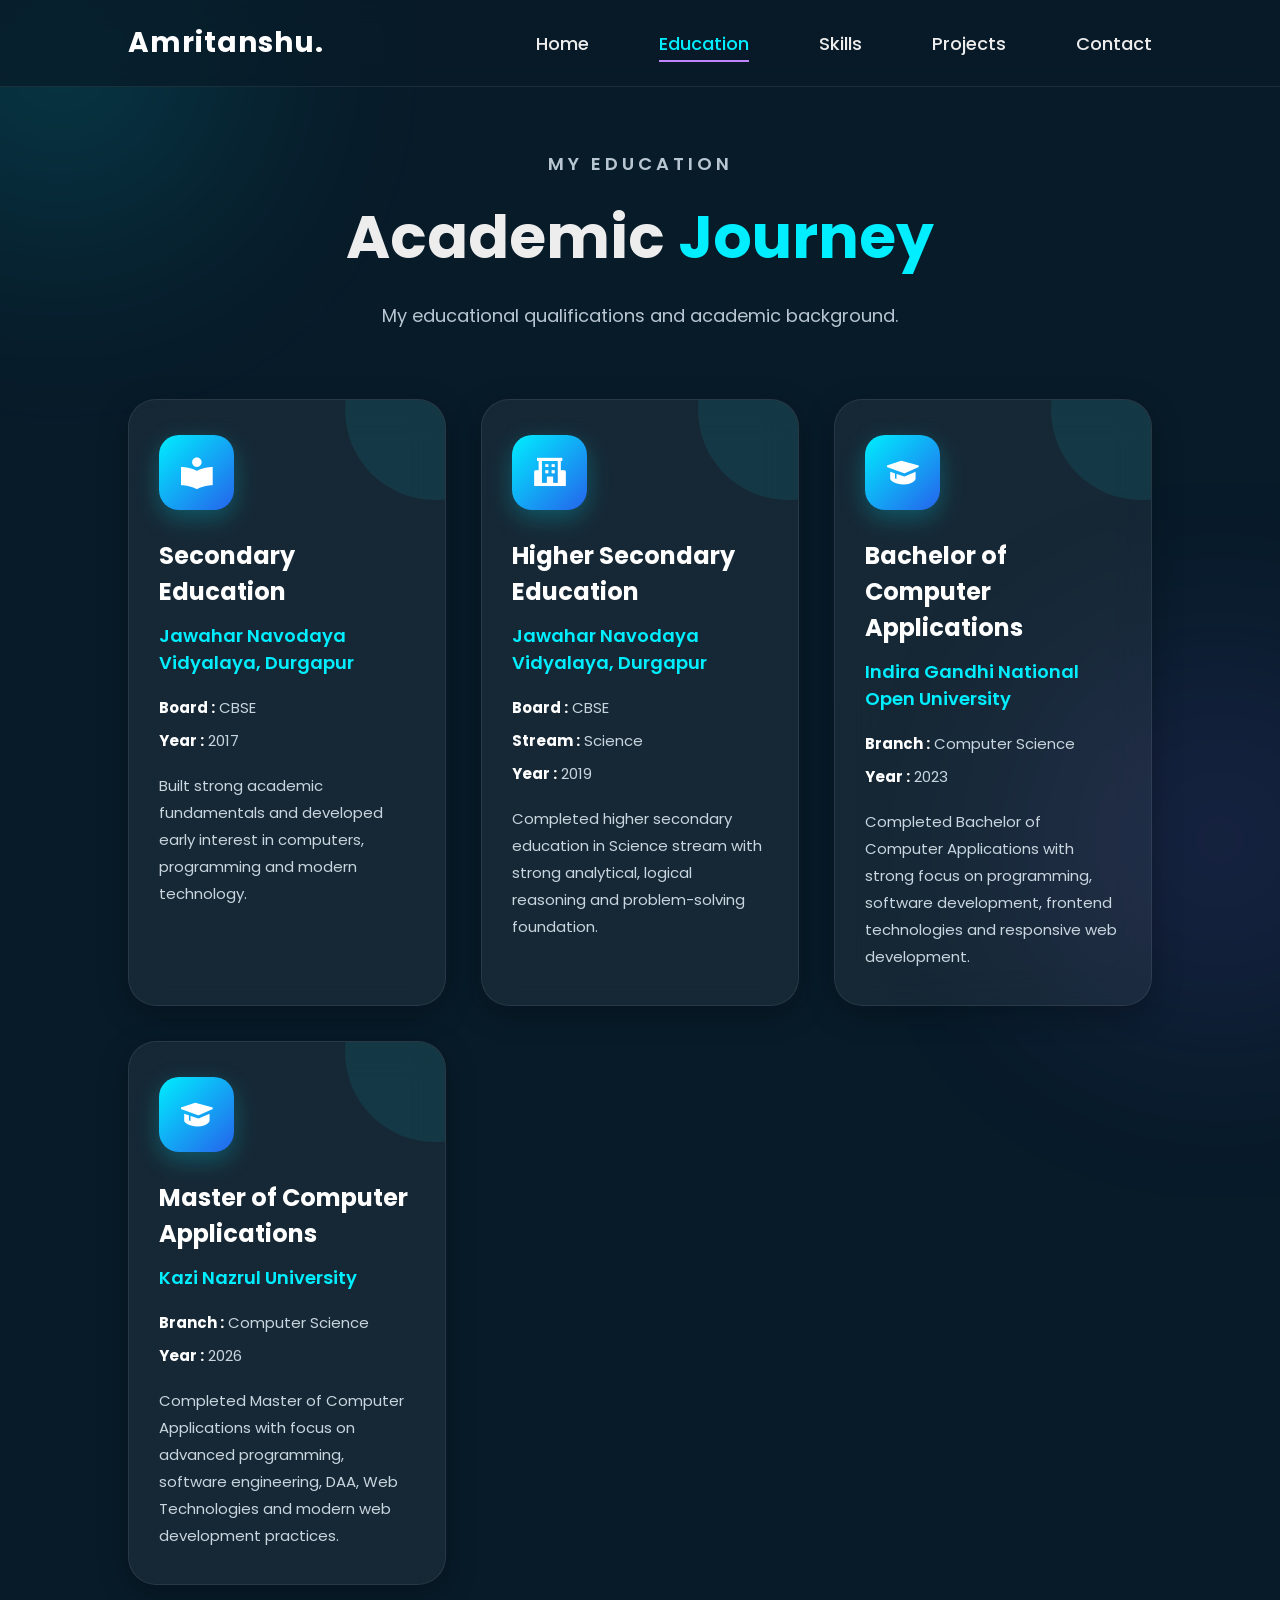
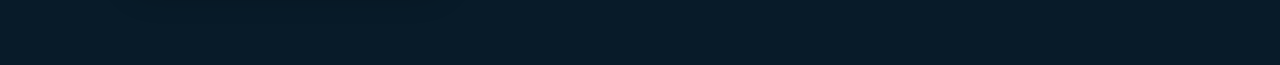
<file: education.html>
<!DOCTYPE html>
<html lang="en">

<head>

    <meta charset="UTF-8">

    <meta http-equiv="X-UA-Compatible" content="IE=edge">

    <meta name="viewport" content="width=device-width, initial-scale=1.0">

    <title>Education | Amritanshu</title>

    <!-- CSS -->

    <link rel="stylesheet" href="stylesheet.css">

    <!-- BOXICONS -->

    <link href='https://unpkg.com/boxicons@2.1.4/css/boxicons.min.css' rel='stylesheet'>

    <!-- GOOGLE FONT -->

    <link rel="preconnect" href="https://fonts.googleapis.com">

    <link rel="preconnect" href="https://fonts.gstatic.com" crossorigin>

    <link href="https://fonts.googleapis.com/css2?family=Poppins:wght@300;400;500;600;700;800&display=swap" rel="stylesheet">

    <style>

        *{
            margin: 0;
            padding: 0;
            box-sizing: border-box;
            font-family: 'Poppins', sans-serif;
        }

        body{
            background: #081b29;
            color: #ededed;
            overflow-x: hidden;
            min-height: 100vh;
        }

        /* BLURS */

        .blur{
            position: fixed;
            border-radius: 50%;
            filter: blur(120px);
            z-index: -1;
        }

        .blur1{
            width: 320px;
            height: 320px;
            background: #0ef;
            top: -100px;
            left: -100px;
            opacity: 0.18;
        }

        .blur2{
            width: 320px;
            height: 320px;
            background: #7f5af0;
            bottom: -100px;
            right: -100px;
            opacity: 0.18;
        }

        /* HEADER */

        .header{
            position: fixed;
            top: 0;
            left: 0;
            width: 100%;
            padding: 22px 10%;
            background: rgba(8, 27, 41, 0.75);
            backdrop-filter: blur(12px);
            display: flex;
            justify-content: space-between;
            align-items: center;
            z-index: 100;
            border-bottom: 1px solid rgba(255,255,255,0.08);
        }

        .logo{
            font-size: 28px;
            color: #fff;
            text-decoration: none;
            font-weight: 700;
        }

        .navbar a{
            display: inline-block;
            font-size: 18px;
            color: #ededed;
            text-decoration: none;
            font-weight: 500;
            margin-left: 35px;
            transition: .3s;
        }

        .navbar a:hover,
        .navbar a.active{
            color: #0ef;
        }

        /* EDUCATION SECTION */

        .education-page{
            width: 100%;
            min-height: 100vh;
            padding: 150px 10% 80px;
        }

        .page-title{
            text-align: center;
            margin-bottom: 70px;
        }

        .small-title{
            color: #0ef;
            font-size: 15px;
            letter-spacing: 4px;
            margin-bottom: 15px;
            font-weight: 600;
        }

        .page-title h1{
            font-size: 60px;
            font-weight: 700;
            margin-bottom: 20px;
        }

        .page-title h1 span{
            color: #0ef;
        }

        .page-title p{
            color: #b8c6d1;
            font-size: 18px;
        }

        /* EDUCATION GRID */

        .education-grid{
            display: grid;
            grid-template-columns: repeat(auto-fit, minmax(300px, 1fr));
            gap: 35px;
        }

        /* EDUCATION CARD */

        .education-card{
            position: relative;
            background: rgba(255,255,255,0.06);
            border: 1px solid rgba(255,255,255,0.08);
            backdrop-filter: blur(18px);
            border-radius: 28px;
            padding: 35px 30px;
            overflow: hidden;
            transition: 0.4s ease;
            box-shadow: 0 8px 30px rgba(0,0,0,0.25);
        }

        .education-card::before{
            content: '';
            position: absolute;
            width: 180px;
            height: 180px;
            background: rgba(0,238,255,0.08);
            border-radius: 50%;
            top: -80px;
            right: -80px;
        }

        .education-card:hover{
            transform: translateY(-12px);
            border: 1px solid rgba(0,238,255,0.4);
            box-shadow: 0 10px 35px rgba(0,238,255,0.15);
        }

        /* ICON */

        .education-icon{
            width: 75px;
            height: 75px;
            border-radius: 20px;
            background: linear-gradient(135deg,#0ef,#2563eb);
            display: flex;
            align-items: center;
            justify-content: center;
            margin-bottom: 28px;
            box-shadow: 0 8px 25px rgba(0,238,255,0.25);
        }

        .education-icon i{
            font-size: 38px;
            color: #fff;
        }

        /* CONTENT */

        .education-card h2{
            font-size: 24px;
            line-height: 1.5;
            margin-bottom: 12px;
            color: #fff;
        }

        .education-card h3{
            color: #0ef;
            font-size: 18px;
            margin-bottom: 20px;
            font-weight: 600;
        }

        .education-details{
            margin-bottom: 20px;
        }

        .education-details p{
            color: #c9d6df;
            margin-bottom: 10px;
            font-size: 15px;
        }

        .education-details strong{
            color: #fff;
        }

        .education-description{
            color: #c9d6df;
            line-height: 1.8;
            font-size: 15px;
        }

        /* RESPONSIVE */

        @media(max-width:991px){

            .header{
                padding: 20px 5%;
            }

            .education-page{
                padding: 140px 5% 70px;
            }

        }

        @media(max-width:768px){

            .page-title h1{
                font-size: 45px;
            }

            .navbar a{
                margin-left: 18px;
                font-size: 16px;
            }

        }

        @media(max-width:480px){

            .header{
                flex-direction: column;
                gap: 15px;
            }

            .navbar{
                display: flex;
                flex-wrap: wrap;
                justify-content: center;
            }

            .page-title h1{
                font-size: 34px;
            }

            .page-title p{
                font-size: 15px;
            }

        }

    </style>

</head>

<body>

    <!-- BLURS -->

    <div class="blur blur1"></div>

    <div class="blur blur2"></div>

    <!-- HEADER -->

    <header class="header">

        <a href="index.html" class="logo">

            Amritanshu.

        </a>

        <nav class="navbar">

            <a href="index.html">Home</a>

            <a href="education.html" class="active">Education</a>

            <a href="skills.html">Skills</a>

            <a href="projects.html">Projects</a>

            <a href="index.html#contact">Contact</a>

        </nav>

    </header>

    <!-- EDUCATION SECTION -->

    <section class="education-page">

        <div class="page-title">

            <p class="small-title">

                MY EDUCATION

            </p>

            <h1>

                Academic <span>Journey</span>

            </h1>

            <p>

                My educational qualifications and academic background.

            </p>

        </div>

        <!-- EDUCATION GRID -->

        <div class="education-grid">

            <!-- CLASS 10 -->

            <div class="education-card">

                <div class="education-icon">

                    <i class='bx bxs-book-reader'></i>

                </div>

                <h2>

                    Secondary Education

                </h2>

                <h3>

                    Jawahar Navodaya Vidyalaya, Durgapur

                </h3>

                <div class="education-details">

                    <p>

                        <strong>Board :</strong> CBSE

                    </p>

                    <p>

                        <strong>Year :</strong> 2017

                    </p>

                </div>

                <p class="education-description">

                    Built strong academic fundamentals and developed early interest
                    in computers, programming and modern technology.

                </p>

            </div>

            <!-- CLASS 12 -->

            <div class="education-card">

                <div class="education-icon">

                    <i class='bx bxs-school'></i>

                </div>

                <h2>

                    Higher Secondary Education

                </h2>

                <h3>

                    Jawahar Navodaya Vidyalaya, Durgapur

                </h3>

                <div class="education-details">

                    <p>

                        <strong>Board :</strong> CBSE

                    </p>

                    <p>

                        <strong>Stream :</strong> Science

                    </p>

                    <p>

                        <strong>Year :</strong> 2019

                    </p>

                </div>

                <p class="education-description">

                    Completed higher secondary education in Science stream with strong analytical,
                    logical reasoning and problem-solving foundation.

                </p>

            </div>

            <!-- BCA -->

            <div class="education-card">

                <div class="education-icon">

                    <i class='bx bxs-graduation'></i>

                </div>

                <h2>

                    Bachelor of Computer Applications

                </h2>

                <h3>

                    Indira Gandhi National Open University

                </h3>

                <div class="education-details">

                    <p>

                        <strong>Branch :</strong> Computer Science

                    </p>

                    <p>

                        <strong>Year :</strong> 2023

                    </p>

                </div>

                <p class="education-description">

                    Completed Bachelor of Computer Applications with strong focus on programming,
                    software development, frontend technologies and responsive web development.

                </p>

            </div>

            <!-- MCA -->

            <div class="education-card">

                <div class="education-icon">

                    <i class='bx bxs-graduation'></i>

                </div>

                <h2>

                    Master of Computer Applications

                </h2>

                <h3>

                    Kazi Nazrul University

                </h3>

                <div class="education-details">

                    <p>

                        <strong>Branch :</strong> Computer Science

                    </p>

                   

                    <p>

                        <strong>Year :</strong> 2026

                    </p>

                </div>

                <p class="education-description">

                    Completed Master of Computer Applications with focus on advanced
                    programming, software engineering, DAA, Web Technologies and modern web development practices.
                </p>

            </div>

        </div>

    </section>

</body>

</html>
</file>
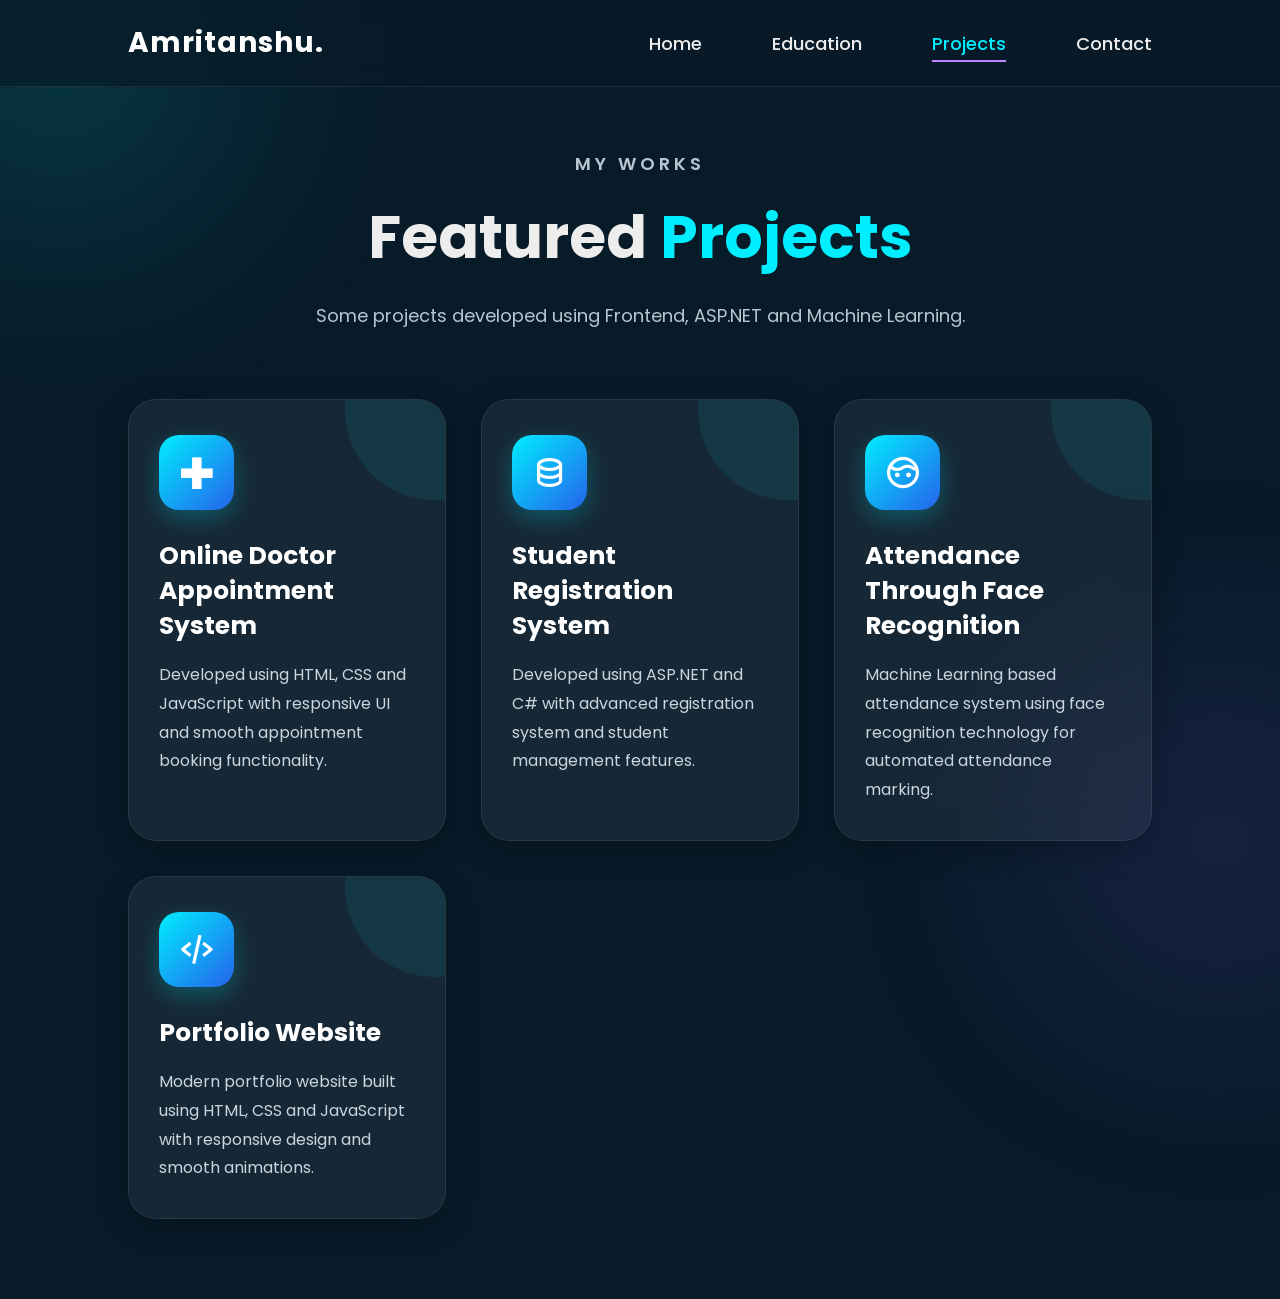
<file: projects.html>
<!DOCTYPE html>
<html lang="en">

<head>

    <meta charset="UTF-8">

    <meta http-equiv="X-UA-Compatible" content="IE=edge">

    <meta name="viewport" content="width=device-width, initial-scale=1.0">

    <title>Projects | Amritanshu</title>

    <!-- CSS -->

    <link rel="stylesheet" href="stylesheet.css">

    <!-- BOXICONS -->

    <link href='https://unpkg.com/boxicons@2.1.4/css/boxicons.min.css' rel='stylesheet'>

    <!-- GOOGLE FONT -->

    <link rel="preconnect" href="https://fonts.googleapis.com">

    <link rel="preconnect" href="https://fonts.gstatic.com" crossorigin>

    <link href="https://fonts.googleapis.com/css2?family=Poppins:wght@300;400;500;600;700;800&display=swap" rel="stylesheet">

    <style>

        *{
            margin: 0;
            padding: 0;
            box-sizing: border-box;
            font-family: 'Poppins', sans-serif;
        }

        body{
            background: #081b29;
            color: #ededed;
            overflow-x: hidden;
            min-height: 100vh;
        }

        /* BLURS */

        .blur{
            position: fixed;
            border-radius: 50%;
            filter: blur(120px);
            z-index: -1;
        }

        .blur1{
            width: 320px;
            height: 320px;
            background: #0ef;
            top: -100px;
            left: -100px;
            opacity: 0.18;
        }

        .blur2{
            width: 320px;
            height: 320px;
            background: #7f5af0;
            bottom: -100px;
            right: -100px;
            opacity: 0.18;
        }

        /* HEADER */

        .header{
            position: fixed;
            top: 0;
            left: 0;
            width: 100%;
            padding: 22px 10%;
            background: rgba(8, 27, 41, 0.75);
            backdrop-filter: blur(12px);
            display: flex;
            justify-content: space-between;
            align-items: center;
            z-index: 100;
            border-bottom: 1px solid rgba(255,255,255,0.08);
        }

        .logo{
            font-size: 28px;
            color: #fff;
            text-decoration: none;
            font-weight: 700;
        }

        .navbar a{
            display: inline-block;
            font-size: 18px;
            color: #ededed;
            text-decoration: none;
            font-weight: 500;
            margin-left: 35px;
            transition: .3s;
        }

        .navbar a:hover,
        .navbar a.active{
            color: #0ef;
        }

        /* PROJECT SECTION */

        .projects-page{
            width: 100%;
            min-height: 100vh;
            padding: 150px 10% 80px;
        }

        .page-title{
            text-align: center;
            margin-bottom: 70px;
        }

        .small-title{
            color: #0ef;
            font-size: 15px;
            letter-spacing: 4px;
            margin-bottom: 15px;
            font-weight: 600;
        }

        .page-title h1{
            font-size: 60px;
            font-weight: 700;
            margin-bottom: 20px;
        }

        .page-title h1 span{
            color: #0ef;
        }

        .page-title p{
            color: #b8c6d1;
            font-size: 18px;
        }

        /* PROJECT GRID */

        .project-grid{
            display: grid;
            grid-template-columns: repeat(auto-fit, minmax(280px, 1fr));
            gap: 35px;
        }

        /* PROJECT CARD */

        .project-card{
            position: relative;
            background: rgba(255,255,255,0.06);
            border: 1px solid rgba(255,255,255,0.08);
            backdrop-filter: blur(18px);
            border-radius: 28px;
            padding: 35px 30px;
            overflow: hidden;
            transition: 0.4s ease;
            box-shadow: 0 8px 30px rgba(0,0,0,0.25);
            text-decoration: none;
            color: #ededed;
            display: block;
        }

        .project-card::before{
            content: '';
            position: absolute;
            width: 180px;
            height: 180px;
            background: rgba(0,238,255,0.08);
            border-radius: 50%;
            top: -80px;
            right: -80px;
        }

        .project-card:hover{
            transform: translateY(-12px);
            border: 1px solid rgba(0,238,255,0.4);
            box-shadow: 0 10px 35px rgba(0,238,255,0.15);
        }

        /* ICON */

        .project-icon{
            width: 75px;
            height: 75px;
            border-radius: 20px;
            background: linear-gradient(135deg,#0ef,#2563eb);
            display: flex;
            align-items: center;
            justify-content: center;
            margin-bottom: 28px;
            box-shadow: 0 8px 25px rgba(0,238,255,0.25);
        }

        .project-icon i{
            font-size: 38px;
            color: #fff;
        }

        /* CONTENT */

        .project-card h2{
            font-size: 25px;
            line-height: 1.4;
            margin-bottom: 18px;
            color: #fff;
        }

        .project-card p{
            color: #c9d6df;
            line-height: 1.8;
            font-size: 16px;
        }

        /* RESPONSIVE */

        @media(max-width:991px){

            .header{
                padding: 20px 5%;
            }

            .projects-page{
                padding: 140px 5% 70px;
            }

        }

        @media(max-width:768px){

            .page-title h1{
                font-size: 45px;
            }

            .navbar a{
                margin-left: 18px;
                font-size: 16px;
            }

        }

        @media(max-width:480px){

            .header{
                flex-direction: column;
                gap: 15px;
            }

            .navbar{
                display: flex;
                flex-wrap: wrap;
                justify-content: center;
            }

            .page-title h1{
                font-size: 34px;
            }

            .page-title p{
                font-size: 15px;
            }

        }

    </style>

</head>

<body>

    <!-- BLURS -->

    <div class="blur blur1"></div>

    <div class="blur blur2"></div>

    <!-- HEADER -->

    <header class="header">

        <a href="index.html" class="logo">

            Amritanshu.

        </a>

        <nav class="navbar">

            <a href="index.html">Home</a>

            <a href="education.html">Education</a>

            <a href="projects.html" class="active">Projects</a>

            <a href="index.html#contact">Contact</a>

        </nav>

    </header>

    <!-- PROJECT SECTION -->

    <section class="projects-page">

        <div class="page-title">

            <p class="small-title">

                MY WORKS

            </p>

            <h1>

                Featured <span>Projects</span>

            </h1>

            <p>

                Some projects developed using Frontend, ASP.NET and Machine Learning.

            </p>

        </div>

        <!-- PROJECT GRID -->

        <div class="project-grid">

            <!-- PROJECT 1 -->

            <a href="https://github.com/amritanshu-27"
               target="_blank"
               class="project-card">

                <div class="project-icon">

                    <i class='bx bx-plus-medical'></i>

                </div>

                <h2>

                    Online Doctor Appointment System

                </h2>

                <p>

                    Developed using HTML, CSS and JavaScript with responsive UI and smooth appointment booking functionality.

                </p>

            </a>

            <!-- PROJECT 2 -->

            <a href="https://github.com/amritanshu-27"
               target="_blank"
               class="project-card">

                <div class="project-icon">

                    <i class='bx bx-data'></i>

                </div>

                <h2>

                    Student Registration System

                </h2>

                <p>

                    Developed using ASP.NET and C# with advanced registration system and student management features.

                </p>

            </a>

            <!-- PROJECT 3 -->

            <a href="https://github.com/amritanshu-27"
               target="_blank"
               class="project-card">

                <div class="project-icon">

                    <i class='bx bx-face'></i>

                </div>

                <h2>

                    Attendance Through Face Recognition

                </h2>

                <p>

                    Machine Learning based attendance system using face recognition technology for automated attendance marking.

                </p>

            </a>

            <!-- PROJECT 4 -->

            <a href="https://github.com/amritanshu-27"
               target="_blank"
               class="project-card">

                <div class="project-icon">

                    <i class='bx bx-code-alt'></i>

                </div>

                <h2>

                    Portfolio Website

                </h2>

                <p>

                    Modern portfolio website built using HTML, CSS and JavaScript with responsive design and smooth animations.

                </p>

            </a>

        </div>

    </section>

</body>

</html>
</file>
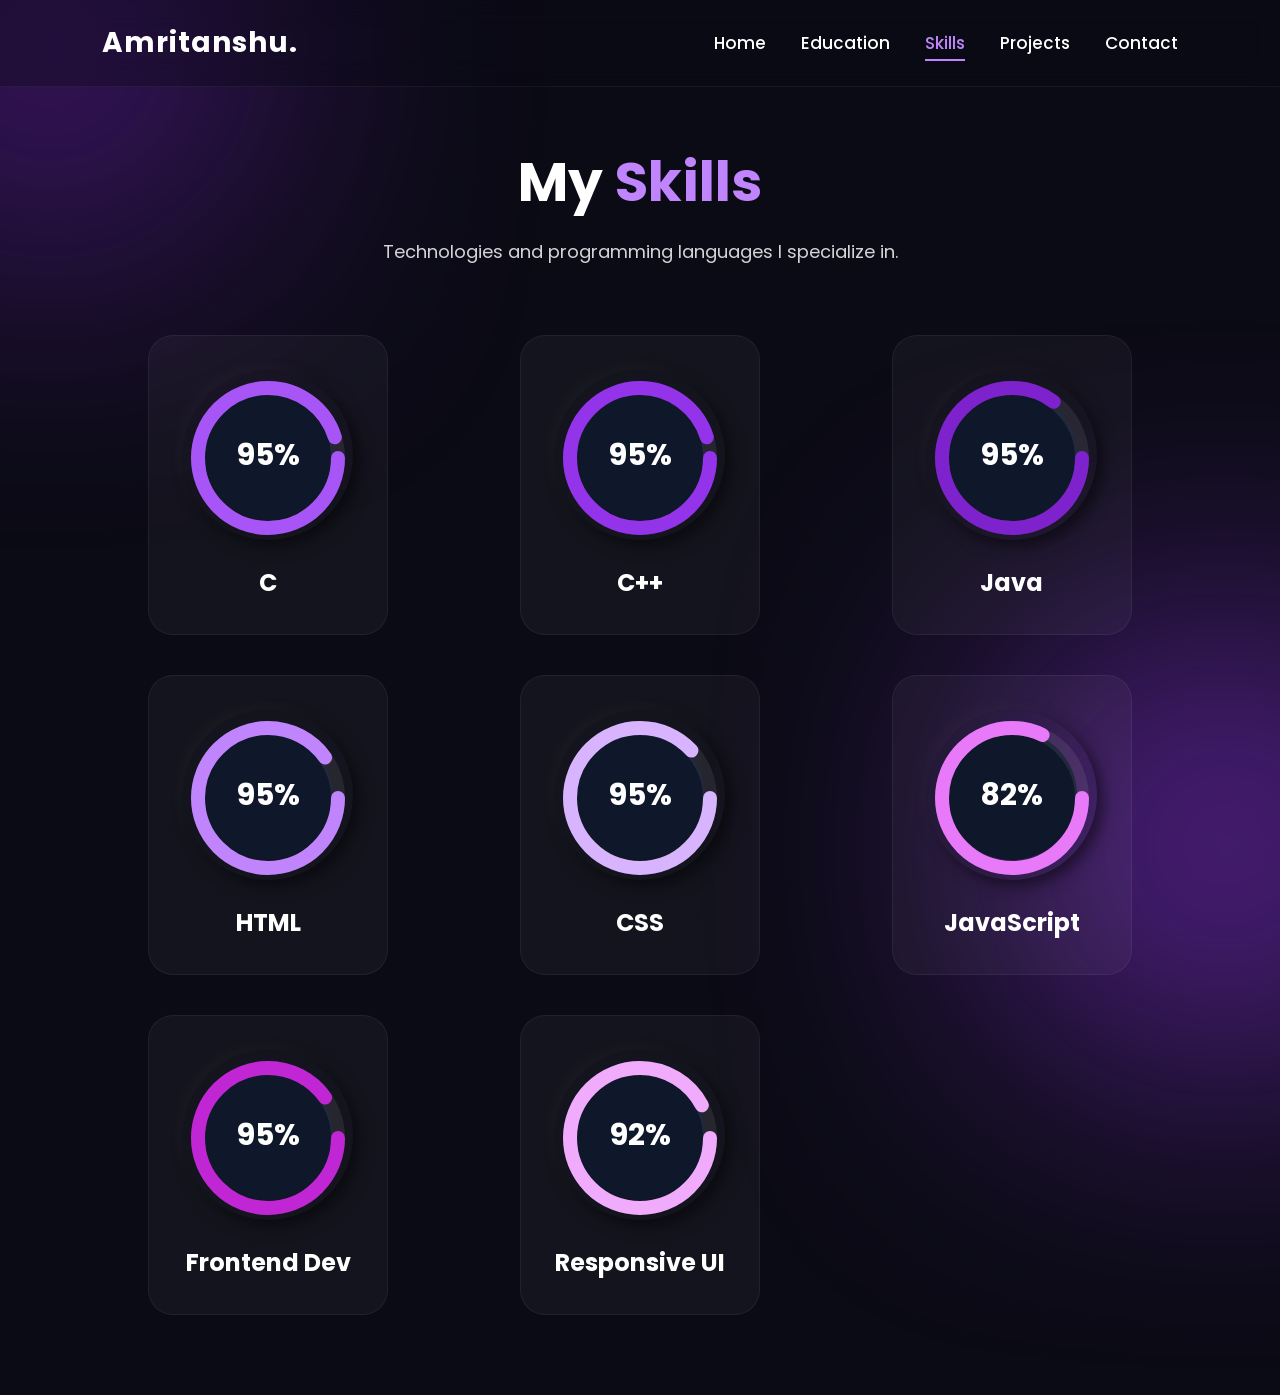
<file: skills.html>
<!DOCTYPE html>
<html lang="en">

<head>

    <meta charset="UTF-8">

    <meta http-equiv="X-UA-Compatible" content="IE=edge">

    <meta name="viewport" content="width=device-width, initial-scale=1.0">

    <title>Skills | Amritanshu</title>

    <!-- CSS -->

    <link rel="stylesheet" href="stylesheet.css">

    <!-- BOXICONS -->

    <link href='https://unpkg.com/boxicons@2.1.4/css/boxicons.min.css' rel='stylesheet'>

    <!-- GOOGLE FONT -->

    <link rel="preconnect" href="https://fonts.googleapis.com">

    <link rel="preconnect" href="https://fonts.gstatic.com" crossorigin>

    <link href="https://fonts.googleapis.com/css2?family=Poppins:wght@300;400;500;600;700;800&display=swap" rel="stylesheet">

</head>

<body>

    <!-- BLURS -->

    <div class="blur blur1"></div>

    <div class="blur blur2"></div>

    <!-- HEADER -->

    <header class="header">

        <a href="index.html" class="logo">

            Amritanshu.

        </a>

        <nav class="navbar">

            <a href="index.html">Home</a>

            <a href="education.html">Education</a>

            <a href="skills.html" class="active">Skills</a>

            <a href="projects.html">Projects</a>

            <a href="index.html#contact">Contact</a>

        </nav>

    </header>

    <!-- SKILLS SECTION -->

    <section class="skills-section">

        <div class="skills-heading">

            <h1>

                My <span>Skills</span>

            </h1>

            <p>

                Technologies and programming languages
                I specialize in.

            </p>

        </div>

        <div class="skills-container">

            <!-- C -->

            <div class="skill-card">

                <div class="outer">

                    <div class="inner">

                        <h2>95%</h2>

                    </div>

                </div>

                <svg xmlns="http://www.w3.org/2000/svg" width="180" height="180">

                    <circle cx="90" cy="90" r="70"></circle>

                    <circle cx="90" cy="90" r="70" class="c-skill"></circle>

                </svg>

                <h3>C </h3>

            </div>

            <!-- C++ -->

            <div class="skill-card">

                <div class="outer">

                    <div class="inner">

                        <h2>95%</h2>

                    </div>

                </div>

                <svg xmlns="http://www.w3.org/2000/svg" width="180" height="180">

                    <circle cx="90" cy="90" r="70"></circle>

                    <circle cx="90" cy="90" r="70" class="cpp-skill"></circle>

                </svg>

                <h3>C++</h3>

            </div>

            <!-- JAVA -->

            <div class="skill-card">

                <div class="outer">

                    <div class="inner">

                        <h2>95%</h2>

                    </div>

                </div>

                <svg xmlns="http://www.w3.org/2000/svg" width="180" height="180">

                    <circle cx="90" cy="90" r="70"></circle>

                    <circle cx="90" cy="90" r="70" class="java-skill"></circle>

                </svg>

                <h3>Java</h3>

            </div>

            <!-- HTML -->

            <div class="skill-card">

                <div class="outer">

                    <div class="inner">

                        <h2>95%</h2>

                    </div>

                </div>

                <svg xmlns="http://www.w3.org/2000/svg" width="180" height="180">

                    <circle cx="90" cy="90" r="70"></circle>

                    <circle cx="90" cy="90" r="70" class="html-skill"></circle>

                </svg>

                <h3>HTML</h3>

            </div>

            <!-- CSS -->

            <div class="skill-card">

                <div class="outer">

                    <div class="inner">

                        <h2>95%</h2>

                    </div>

                </div>

                <svg xmlns="http://www.w3.org/2000/svg" width="180" height="180">

                    <circle cx="90" cy="90" r="70"></circle>

                    <circle cx="90" cy="90" r="70" class="css-skill"></circle>

                </svg>

                <h3>CSS</h3>

            </div>

            <!-- JAVASCRIPT -->

            <div class="skill-card">

                <div class="outer">

                    <div class="inner">

                        <h2>82%</h2>

                    </div>

                </div>

                <svg xmlns="http://www.w3.org/2000/svg" width="180" height="180">

                    <circle cx="90" cy="90" r="70"></circle>

                    <circle cx="90" cy="90" r="70" class="js-skill"></circle>

                </svg>

                <h3>JavaScript</h3>

            </div>

            <!-- FRONTEND -->

            <div class="skill-card">

                <div class="outer">

                    <div class="inner">

                        <h2>95%</h2>

                    </div>

                </div>

                <svg xmlns="http://www.w3.org/2000/svg" width="180" height="180">

                    <circle cx="90" cy="90" r="70"></circle>

                    <circle cx="90" cy="90" r="70" class="frontend-skill"></circle>

                </svg>

                <h3>Frontend Dev</h3>

            </div>

            <!-- RESPONSIVE DESIGN -->

            <div class="skill-card">

                <div class="outer">

                    <div class="inner">

                        <h2>92%</h2>

                    </div>

                </div>

                <svg xmlns="http://www.w3.org/2000/svg" width="180" height="180">

                    <circle cx="90" cy="90" r="70"></circle>

                    <circle cx="90" cy="90" r="70" class="responsive-skill"></circle>

                </svg>

                <h3>Responsive UI</h3>

            </div>

        </div>

    </section>

</body>

</html>
</file>
<file: stylesheet.css>
/* =========================
   GLOBAL
========================= */

*{
    margin: 0;
    padding: 0;
    box-sizing: border-box;
    font-family: 'Poppins', sans-serif;
    scroll-behavior: smooth;
}

body{
    background: #0b0b15;
    color: #fff;
    overflow-x: hidden;
}

/* =========================
   BACKGROUND BLURS
========================= */

.blur{
    position: fixed;
    border-radius: 50%;
    filter: blur(140px);
    z-index: -1;
}

.blur1{
    width: 300px;
    height: 300px;
    background: #7e22ce;
    top: -100px;
    left: -100px;
}

.blur2{
    width: 350px;
    height: 350px;
    background: #9333ea;
    bottom: -120px;
    right: -120px;
}

/* =========================
   HEADER
========================= */

.header{
    position: fixed;
    top: 0;
    left: 0;
    width: 100%;
    padding: 22px 8%;
    display: flex;
    justify-content: space-between;
    align-items: center;
    z-index: 100;
    -webkit-backdrop-filter: blur(15px);
    backdrop-filter: blur(15px);
    background: rgba(10,10,20,0.35);
    border-bottom: 1px solid rgba(255,255,255,0.05);
}

.logo{
    color: #fff;
    text-decoration: none;
    font-size: 28px;
    font-weight: 700;
    letter-spacing: 1px;
}

.navbar{
    display: flex;
    align-items: center;
    gap: 35px;
}

.navbar a{
    text-decoration: none;
    color: #fff;
    font-size: 17px;
    font-weight: 500;
    transition: 0.3s ease;
    position: relative;
}

.navbar a:hover,
.navbar a.active{
    color: #c084fc;
}

.navbar a::after{
    content: '';
    position: absolute;
    left: 0;
    bottom: -5px;
    width: 0%;
    height: 2px;
    background: #c084fc;
    transition: 0.3s;
}

.navbar a:hover::after,
.navbar a.active::after{
    width: 100%;
}

/* =========================
   HOME SECTION
========================= */

.home{
    width: 100%;
    min-height: 100vh;
    display: flex;
    justify-content: space-between;
    align-items: center;
    padding: 140px 8% 80px;
    gap: 60px;
}

.home-content{
    max-width: 650px;
}

.welcome{
    color: #c084fc;
    letter-spacing: 4px;
    margin-bottom: 15px;
    font-size: 18px;
    font-weight: 500;
}

.home-content h1{
    font-size: 68px;
    line-height: 1.2;
    margin-bottom: 15px;
    font-weight: 700;
}

.home-content h1 span{
    color: #c084fc;
}

.home-content h3{
    font-size: 32px;
    margin-bottom: 20px;
    font-weight: 600;
}

.text{
    color: #c084fc;
}

.description{
    color: #d4d4d8;
    line-height: 1.8;
    font-size: 17px;
    margin-bottom: 35px;
    max-width: 580px;
}

/* =========================
   BUTTONS
========================= */

.buttons{
    display: flex;
    gap: 20px;
    flex-wrap: wrap;
}

.btn{
    padding: 14px 30px;
    border-radius: 12px;
    text-decoration: none;
    font-weight: 600;
    transition: 0.4s ease;
    display: inline-block;
}

.primary-btn{
    background: linear-gradient(135deg,#9333ea,#c084fc);
    color: #fff;
    box-shadow: 0 0 20px rgba(192,132,252,0.4);
}

.primary-btn:hover{
    transform: translateY(-4px);
    box-shadow: 0 0 30px rgba(192,132,252,0.6);
}

.secondary-btn{
    border: 2px solid #9333ea;
    color: #fff;
}

.secondary-btn:hover{
    background: #9333ea;
    transform: translateY(-4px);
}

/* =========================
   IMAGE
========================= */

.home-image{
    display: flex;
    justify-content: center;
    align-items: center;
}

.image-border {
    width: 400px;
    height: 490px;
    border-radius: 50%;
    padding: 10px;
    background: linear-gradient(135deg, #9333ea, #d8b4fe);
    box-shadow: 0 0 40px rgba(147, 51, 234, 0.5);
    overflow: hidden;
    box-sizing: border-box;
}

.image-border img {
    width: 100%;
    height: 100%;
    object-fit: contain;
    border-radius: 50%;
    border: 8px solid #0b0b15;
    box-sizing: border-box;
}

/* =========================
   CONTACT SECTION
========================= */

.contact-section{
    width: 100%;
    padding: 100px 8%;
    display: flex;
    justify-content: space-between;
    gap: 60px;
    flex-wrap: wrap;
}

.contact-left{
    flex: 1;
    min-width: 300px;
}

.contact-heading{
    font-size: 55px;
    margin-bottom: 40px;
}

.contact-heading span{
    color: #c084fc;
}

.contact-info{
    display: flex;
    flex-direction: column;
    gap: 25px;
}

.info-box{
    display: flex;
    align-items: center;
    gap: 18px;
    background: rgba(255,255,255,0.04);
    padding: 20px;
    border-radius: 18px;
    border: 1px solid rgba(255,255,255,0.06);
    transition: 0.3s ease;
}

.info-box:hover{
    transform: translateX(10px);
    border-color: #9333ea;
}

.info-box i{
    font-size: 28px;
    color: #c084fc;
}

.info-box span{
    color: #e4e4e7;
    font-size: 16px;
}

.contact-right{
    flex: 1;
    min-width: 320px;
}

.contact-right form{
    display: flex;
    flex-direction: column;
    gap: 20px;
}

.contact-right input,
.contact-right textarea{
    width: 100%;
    padding: 16px;
    border: none;
    outline: none;
    border-radius: 14px;
    background: rgba(255,255,255,0.05);
    color: #fff;
    font-size: 16px;
    border: 1px solid rgba(255,255,255,0.06);
}

.contact-right textarea{
    resize: none;
}

.contact-right button{
    padding: 15px;
    border: none;
    border-radius: 14px;
    background: linear-gradient(135deg,#9333ea,#c084fc);
    color: #fff;
    font-size: 17px;
    font-weight: 600;
    cursor: pointer;
    transition: 0.4s ease;
}

.contact-right button:hover{
    transform: translateY(-4px);
    box-shadow: 0 0 25px rgba(192,132,252,0.5);
}

/* =========================
   SUCCESS POPUP
========================= */

#success-popup{

    position: fixed;

    bottom: 30px;

    right: 30px;

    padding: 16px 24px;

    background: rgba(34,197,94,0.15);

    border: 1px solid #22c55e;

    border-radius: 14px;

    color: #22c55e;

    font-size: 15px;

    font-weight: 600;

    -webkit-backdrop-filter: blur(10px);
    backdrop-filter: blur(10px);

    box-shadow: 0 0 20px rgba(34,197,94,0.25);

    opacity: 0;

    visibility: hidden;

    transform: translateY(20px);

    transition: 0.4s ease;

    z-index: 9999;

}

/* SHOW POPUP */

#success-popup.show-popup{

    opacity: 1;

    visibility: visible;

    transform: translateY(0);

}

/* =========================
   FOOTER
========================= */

.footer{
    width: 100%;
    padding: 25px 8%;
    border-top: 1px solid rgba(255,255,255,0.06);
    display: flex;
    justify-content: space-between;
    align-items: center;
    flex-wrap: wrap;
    gap: 20px;
}

.footer p{
    color: #d4d4d8;
    text-align: center;
}

.footer-social-left,
.footer-icons{
    display: flex;
    gap: 18px;
}

.footer-social-left a,
.footer-icons a{
    width: 45px;
    height: 45px;
    border-radius: 50%;
    background: rgba(255,255,255,0.05);
    display: flex;
    justify-content: center;
    align-items: center;
    text-decoration: none;
    transition: 0.4s ease;
}

.footer-social-left a:hover,
.footer-icons a:hover{
    background: #9333ea;
    transform: translateY(-5px);
}

.footer-social-left i,
.footer-icons i{
    color: #fff;
    font-size: 22px;
}

/* =========================
   SKILLS PAGE
========================= */

.skills-section{
    width: 100%;
    min-height: 100vh;
    padding: 140px 8% 80px;
}

.skills-heading{
    text-align: center;
    margin-bottom: 70px;
}

.skills-heading h1{
    font-size: 55px;
    margin-bottom: 15px;
}

.skills-heading h1 span{
    color: #c084fc;
}

.skills-heading p{
    color: #d4d4d8;
    font-size: 18px;
}

.skills-container{
    display: grid;
    grid-template-columns: repeat(auto-fit,minmax(250px,1fr));
    gap: 40px;
    justify-items: center;
}

.skill-card{
    position: relative;
    width: 240px;
    height: 300px;
    background: rgba(255,255,255,0.04);
    border-radius: 25px;
    border: 1px solid rgba(255,255,255,0.06);
    display: flex;
    justify-content: center;
    align-items: center;
    flex-direction: column;
    transition: 0.4s ease;
    overflow: hidden;
}

.skill-card:hover{
    transform: translateY(-10px);
    box-shadow: 0 0 25px rgba(192,132,252,0.4);
}

.outer{
    width: 170px;
    height: 170px;
    border-radius: 50%;
    padding: 20px;
    box-shadow:
    6px 6px 15px rgba(0,0,0,0.5),
    -6px -6px 15px rgba(255,255,255,0.03);
}

.inner{
    width: 130px;
    height: 130px;
    border-radius: 50%;
    display: flex;
    justify-content: center;
    align-items: center;
    background: #0f172a;
}

.inner h2{
    color: #fff;
    font-size: 30px;
}

.skill-card h3{
    margin-top: 25px;
    font-size: 24px;
}

svg{
    position: absolute;
    top: 32px;
}

circle{
    fill: none;
    stroke-width: 14;
    stroke: rgba(255,255,255,0.08);
    stroke-linecap: round;
}

.c-skill{
    stroke: #a855f7;
    stroke-dasharray: 440;
    stroke-dashoffset: 22;
}

.cpp-skill{
    stroke: #9333ea;
    stroke-dasharray: 440;
    stroke-dashoffset: 22;
}

.java-skill{
    stroke: #7e22ce;
    stroke-dasharray: 440;
    stroke-dashoffset: 66;
}

.html-skill{
    stroke: #c084fc;
    stroke-dasharray: 440;
    stroke-dashoffset: 44;
}

.css-skill{
    stroke: #d8b4fe;
    stroke-dasharray: 440;
    stroke-dashoffset: 53;
}

.js-skill{
    stroke: #e879f9;
    stroke-dasharray: 440;
    stroke-dashoffset: 79;
}

.frontend-skill{
    stroke: #c026d3;
    stroke-dasharray: 440;
    stroke-dashoffset: 44;
}

.responsive-skill{
    stroke: #f0abfc;
    stroke-dasharray: 440;
    stroke-dashoffset: 35;
}

/* =========================
   RESPONSIVE
========================= */

@media(max-width:1100px){

    .home{
        flex-direction: column-reverse;
        text-align: center;
        padding-top: 170px;
    }

    .home-content{
        max-width: 100%;
    }

    .buttons{
        justify-content: center;
    }

    .contact-section{
        flex-direction: column;
    }
}

@media(max-width:768px){

    .header{
        padding: 18px 5%;
        flex-direction: column;
        gap: 18px;
    }

    .navbar{
        flex-wrap: wrap;
        justify-content: center;
        gap: 18px;
    }

    .home-content h1{
        font-size: 48px;
    }

    .home-content h3{
        font-size: 26px;
    }

    .image-border{
        width: 300px;
        height: 300px;
    }

    .contact-heading,
    .skills-heading h1{
        font-size: 42px;
    }

    .footer{
        justify-content: center;
    }
}
</file>
